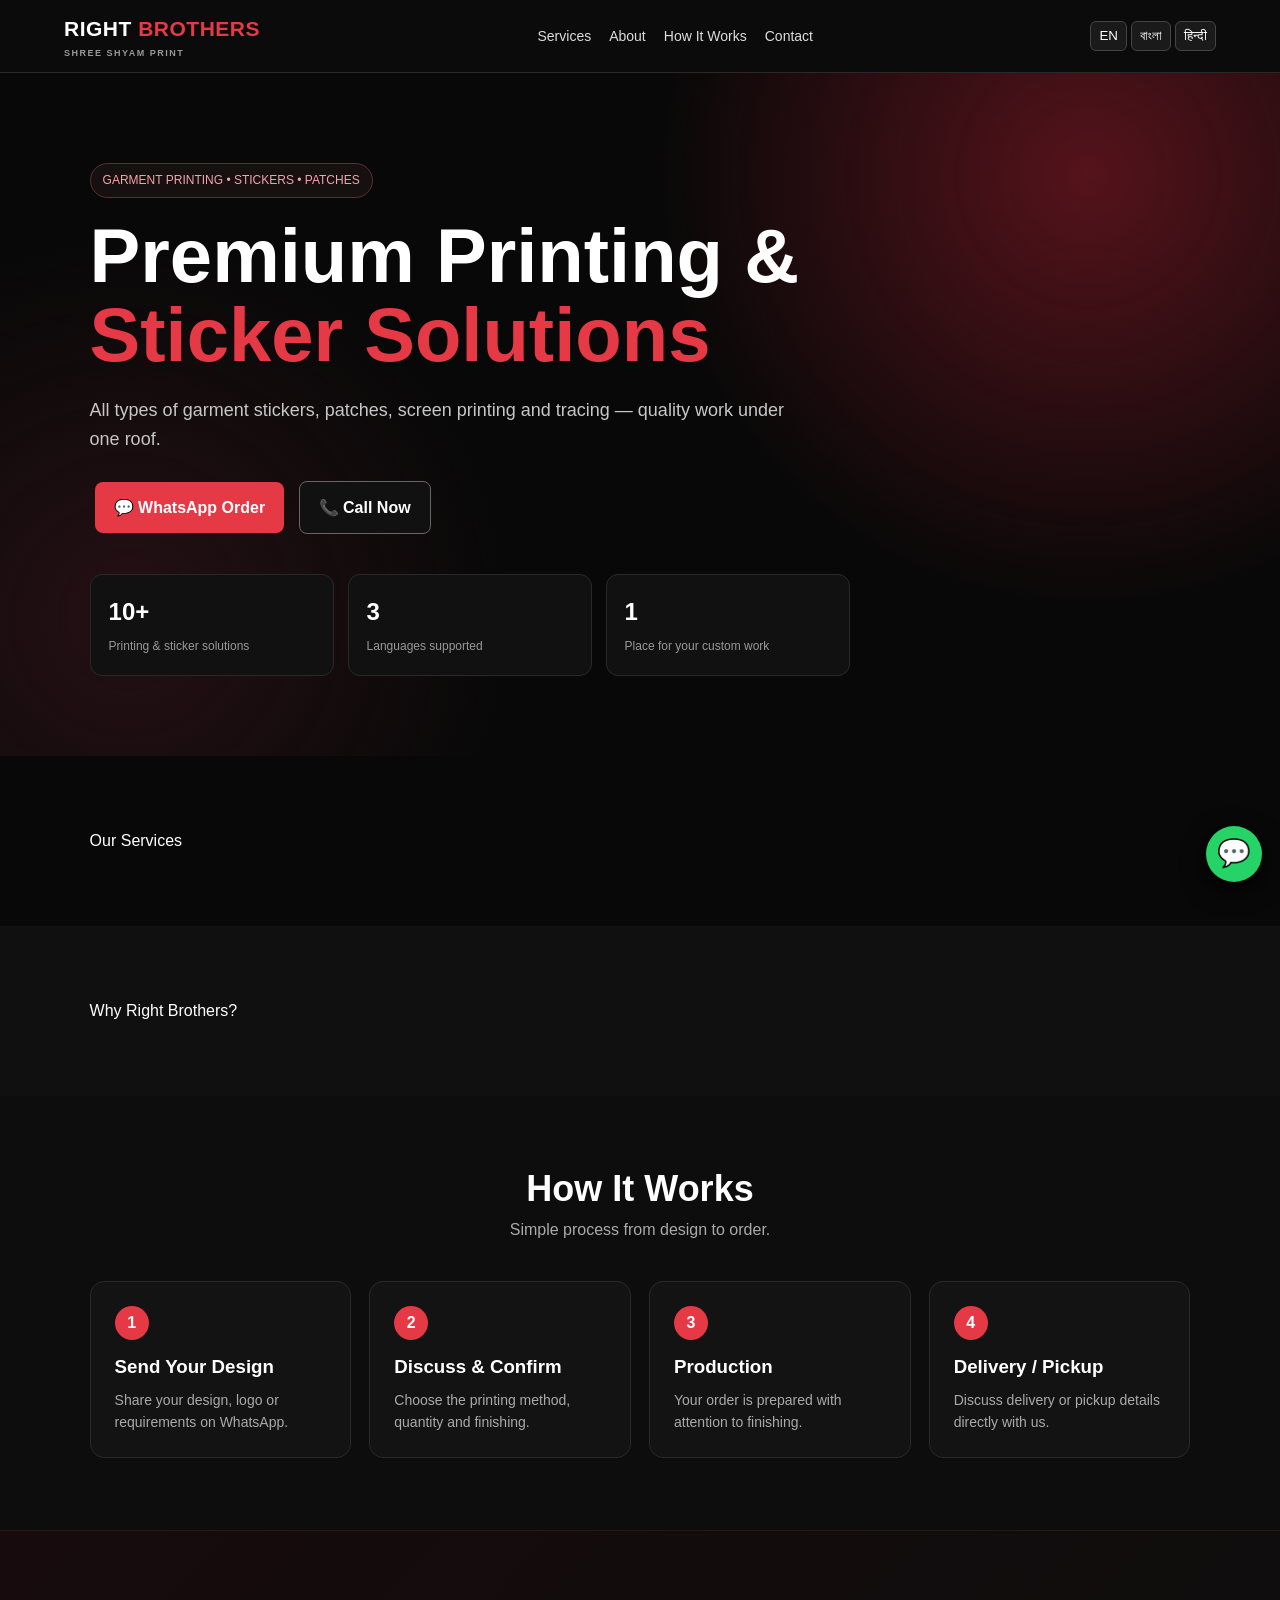
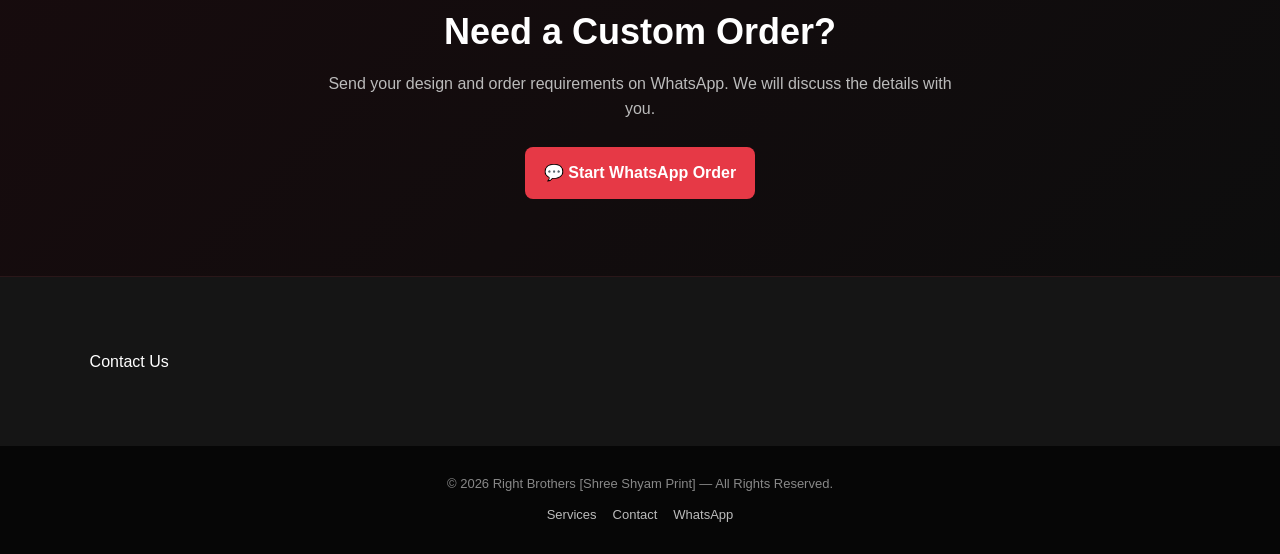
<file: Abcd.html>
<!DOCTYPE html>
<html lang="en">
<head>
<meta charset="UTF-8">
<meta name="viewport" content="width=device-width, initial-scale=1.0">
<meta name="description" content="Right Brothers [Shree Shyam Print] - Garment printing, DTF, HD, UV, Puff, Vinyl, custom patches, screen printing and tracing in Kolkata.">
<meta name="theme-color" content="#0b0b0b">
<title>Right Brothers | Shree Shyam Print</title>
<style>
*{box-sizing:border-box;margin:0;padding:0}
html{scroll-behavior:smooth}
body{font-family:Arial,Helvetica,sans-serif;background:#080808;color:#fff;line-height:1.6}
a{text-decoration:none;color:inherit}
header{position:sticky;top:0;z-index:100;background:rgba(12,12,12,.94);backdrop-filter:blur(12px);border-bottom:1px solid #292929;padding:12px 5%}
.nav{display:flex;align-items:center;justify-content:space-between;gap:14px}
.logo{font-size:21px;font-weight:900;letter-spacing:.5px}.logo span{color:#e63946}.logo small{display:block;font-size:9px;color:#999;letter-spacing:1.5px}
nav{display:flex;gap:18px;font-size:14px;color:#ddd}
nav a:hover{color:#e63946}
.lang{display:flex;gap:4px}.lang button{background:#1a1a1a;color:#fff;border:1px solid #444;border-radius:6px;padding:6px 8px;cursor:pointer}
.lang button:hover{border-color:#e63946}
.hero{padding:90px 7% 80px;background:radial-gradient(circle at 85% 15%,#55131b,transparent 35%),radial-gradient(circle at 10% 80%,#251014,transparent 30%),#080808}
.badge{display:inline-block;border:1px solid #5a3035;background:#171010;color:#f2a5aa;border-radius:999px;padding:7px 12px;font-size:12px;margin-bottom:18px}
.hero h1{font-size:clamp(40px,7vw,76px);line-height:1.04;max-width:900px}
.hero h1 span{color:#e63946}
.hero p{max-width:720px;color:#c7c7c7;margin:22px 0;font-size:18px}
.btn{display:inline-block;padding:13px 19px;border-radius:8px;font-weight:800;margin:5px;transition:.2s}
.btn:hover{transform:translateY(-2px)}
.red{background:#e63946;color:#fff}.outline{border:1px solid #666;background:#111}
.stats{display:grid;grid-template-columns:repeat(3,1fr);gap:14px;max-width:760px;margin-top:35px}
.stat{background:#111;border:1px solid #292929;border-radius:12px;padding:18px}.stat b{display:block;font-size:24px}.stat span{color:#999;font-size:12px}
section{padding:72px 7%}
.title{text-align:center;margin-bottom:38px}.title h2{font-size:36px;line-height:1.15}.title p{color:#aaa;margin-top:8px}
.grid{display:grid;grid-template-columns:repeat(auto-fit,minmax(210px,1fr));gap:18px}
.card{background:#131313;border:1px solid #292929;border-radius:14px;padding:24px;transition:.2s}
.card:hover{transform:translateY(-4px);border-color:#e63946}
.icon{font-size:32px;margin-bottom:10px}.card h3{margin-bottom:7px}.card p{color:#aaa;font-size:14px}
.about{background:#101010}
.features .card{min-height:145px}
.process{background:#0d0d0d}
.step{position:relative}.step b{display:inline-flex;width:34px;height:34px;align-items:center;justify-content:center;border-radius:50%;background:#e63946;margin-bottom:12px}
.order{background:linear-gradient(135deg,#170b0d,#0d0d0d);border-top:1px solid #2a1719;border-bottom:1px solid #2a1719}
.orderbox{max-width:900px;margin:auto;text-align:center}
.orderbox h2{font-size:36px}.orderbox p{color:#bbb;margin:10px auto 20px;max-width:650px}
.contact{background:#151515}
.contactbox{display:grid;grid-template-columns:1fr 1fr;gap:25px}
.info{background:#0d0d0d;border-radius:14px;padding:25px;border:1px solid #292929}
.info p{margin:12px 0;color:#ccc}
.phone a{display:block;padding:9px 0;color:#ddd}.phone a:hover{color:#e63946}
.map{width:100%;height:250px;border:0;border-radius:12px;margin-top:15px}
.floatwa{position:fixed;right:18px;bottom:18px;z-index:200;background:#25D366;color:#fff;width:56px;height:56px;border-radius:50%;display:flex;align-items:center;justify-content:center;font-size:27px;box-shadow:0 8px 25px #000}
footer{text-align:center;padding:28px;background:#060606;color:#888;font-size:13px}
.footerlinks{margin-top:10px}.footerlinks a{margin:0 8px;color:#bbb}
@media(max-width:760px){
 nav{display:none}.hero{padding-top:65px}.stats{grid-template-columns:1fr}
 .contactbox{grid-template-columns:1fr}.title h2,.orderbox h2{font-size:30px}
 section{padding:58px 6%}.logo{font-size:18px}.lang button{padding:5px 6px}
}
</style>
</head>
<body>

<header>
<div class="nav">
<div class="logo">RIGHT <span>BROTHERS</span><small>SHREE SHYAM PRINT</small></div>
<nav><a href="#services" data-i="navServices">Services</a><a href="#about" data-i="navAbout">About</a><a href="#process" data-i="navProcess">How It Works</a><a href="#contact" data-i="navContact">Contact</a></nav>
<div class="lang"><button onclick="setLang('en')">EN</button><button onclick="setLang('bn')">বাংলা</button><button onclick="setLang('hi')">हिन्दी</button></div>
</div>
</header>

<main>
<section class="hero">
<div class="badge" id="eyebrow">GARMENT PRINTING • STICKERS • PATCHES</div>
<h1 id="heroTitle">Premium Printing & <span>Sticker Solutions</span></h1>
<p id="heroText">All types of garment stickers, patches, screen printing and tracing — quality work under one roof.</p>
<a class="btn red" id="waBtn" href="https://wa.me/919330993359">💬 WhatsApp Order</a>
<a class="btn outline" id="callBtn" href="tel:+918013314518">📞 Call Now</a>
<div class="stats">
<div class="stat"><b>10+</b><span id="stat1">Printing & sticker solutions</span></div>
<div class="stat"><b>3</b><span id="stat2">Languages supported</span></div>
<div class="stat"><b>1</b><span id="stat3">Place for your custom work</span></div>
</div>
</section>

<section id="services">
<div class="title"><h2 id="serviceTitle">Our Services</h2><p id="serviceSub">Professional solutions for garments, fashion & custom printing.</p></div>
<div class="grid">
<div class="card"><div class="icon">🔥</div><h3>DTF Sticker</h3><p id="s1">High-quality DTF transfers for garments.</p></div>
<div class="card"><div class="icon">✨</div><h3>HD Sticker</h3><p id="s2">Sharp, detailed and premium garment transfers.</p></div>
<div class="card"><div class="icon">🧵</div><h3>Custom Patch</h3><p id="s3">Custom patches made as per your design.</p></div>
<div class="card"><div class="icon">💧</div><h3>UV Sticker</h3><p id="s4">Durable UV sticker solutions for custom needs.</p></div>
<div class="card"><div class="icon">🎨</div><h3>Puff Sticker</h3><p id="s5">Raised 3D-style puff effects for garments.</p></div>
<div class="card"><div class="icon">⚡</div><h3>2-in-1 Sticker</h3><p id="s6">Creative 2-in-1 transfer solutions.</p></div>
<div class="card"><div class="icon">👕</div><h3>Vinyl</h3><p id="s7">Custom vinyl work for garments and designs.</p></div>
<div class="card"><div class="icon">🖨️</div><h3>Screen Printing</h3><p id="s8">Professional screen printing for garment orders.</p></div>
<div class="card"><div class="icon">📐</div><h3>Tracing</h3><p id="s9">Tracing services for printing and production work.</p></div>
<div class="card"><div class="icon">🧺</div><h3>Towel</h3><p id="s10">Custom towel-related printing and work.</p></div>
</div>
</section>

<section class="about" id="about">
<div class="title"><h2 id="aboutTitle">Why Right Brothers?</h2><p id="aboutText">One place for garment printing and sticker requirements.</p></div>
<div class="grid features">
<div class="card"><h3 id="f1t">Quality First</h3><p id="f1">We focus on clean finishing and professional output.</p></div>
<div class="card"><h3 id="f2t">Custom Orders</h3><p id="f2">Bring your idea or design — custom work is available.</p></div>
<div class="card"><h3 id="f3t">Multiple Solutions</h3><p id="f3">DTF, HD, UV, Puff, Vinyl, patches, screen printing and tracing.</p></div>
<div class="card"><h3 id="f4t">Easy Ordering</h3><p id="f4">Send your design on WhatsApp and discuss your order directly.</p></div>
</div>
</section>

<section class="process" id="process">
<div class="title"><h2 id="processTitle">How It Works</h2><p id="processSub">Simple process from design to order.</p></div>
<div class="grid">
<div class="card step"><b>1</b><h3 id="p1t">Send Your Design</h3><p id="p1">Share your design, logo or requirements on WhatsApp.</p></div>
<div class="card step"><b>2</b><h3 id="p2t">Discuss & Confirm</h3><p id="p2">Choose the printing method, quantity and finishing.</p></div>
<div class="card step"><b>3</b><h3 id="p3t">Production</h3><p id="p3">Your order is prepared with attention to finishing.</p></div>
<div class="card step"><b>4</b><h3 id="p4t">Delivery / Pickup</h3><p id="p4">Discuss delivery or pickup details directly with us.</p></div>
</div>
</section>

<section class="order">
<div class="orderbox">
<h2 id="orderTitle">Need a Custom Order?</h2>
<p id="orderText">Send your design and order requirements on WhatsApp. We will discuss the details with you.</p>
<a class="btn red" href="https://wa.me/919330993359?text=Hello%20Right%20Brothers%2C%20I%20want%20to%20place%20an%20order.">💬 <span id="orderBtn">Start WhatsApp Order</span></a>
</div>
</section>

<section class="contact" id="contact">
<div class="title"><h2 id="contactTitle">Contact Us</h2><p id="contactSub">Right Brothers [Shree Shyam Print]</p></div>
<div class="contactbox">
<div class="info">
<h3 id="mobileTitle">📞 Mobile & WhatsApp</h3>
<div class="phone">
<a href="tel:+918013314518">+91 80133 14518</a>
<a href="tel:+918420910140">+91 84209 10140</a>
<a href="tel:+917439047222">+91 74390 47222</a>
<a href="tel:+919330993359">+91 93309 93359</a>
</div>
<a class="btn red" href="https://wa.me/919330993359">WhatsApp: +91 93309 93359</a>
</div>
<div class="info">
<h3 id="addressTitle">📍 Address</h3>
<p>Rupraj Plaza, Laundry More,<br>79, Panchanantala Rd, Sukchar,<br>Kolkata, West Bengal 700115</p>
<a class="btn outline" href="https://www.google.com/maps/search/?api=1&query=Rupraj+Plaza+Laundry+More+79+Panchanantala+Road+Sukchar+Kolkata+700115" target="_blank">📍 <span id="mapBtn">Open in Google Maps</span></a>
<a class="btn outline" href="https://www.facebook.com/share/18ChChYTzi/" target="_blank">Facebook</a>
</div>
</div>
</section>
</main>

<a class="floatwa" href="https://wa.me/919330993359" aria-label="WhatsApp">💬</a>

<footer>
© 2026 Right Brothers [Shree Shyam Print] — All Rights Reserved.
<div class="footerlinks"><a href="#services" id="fl1">Services</a><a href="#contact" id="fl2">Contact</a><a href="https://wa.me/919330993359" id="fl3">WhatsApp</a></div>
</footer>

<script>
const data={
en:{
eyebrow:"GARMENT PRINTING • STICKERS • PATCHES",hero:"Premium Printing & <span>Sticker Solutions</span>",text:"All types of garment stickers, patches, screen printing and tracing — quality work under one roof.",
navServices:"Services",navAbout:"About",navProcess:"How It Works",navContact:"Contact",
stat1:"Printing & sticker solutions",stat2:"Languages supported",stat3:"Place for your custom work",
services:"Our Services",sub:"Professional solutions for garments, fashion & custom printing.",
s1:"High-quality DTF transfers for garments.",s2:"Sharp, detailed and premium garment transfers.",s3:"Custom patches made as per your design.",s4:"Durable UV sticker solutions for custom needs.",s5:"Raised 3D-style puff effects for garments.",s6:"Creative 2-in-1 transfer solutions.",s7:"Custom vinyl work for garments and designs.",s8:"Professional screen printing for garment orders.",s9:"Tracing services for printing and production work.",s10:"Custom towel-related printing and work.",
about:"Why Right Brothers?",aboutText:"One place for garment printing and sticker requirements.",
f1t:"Quality First",f1:"We focus on clean finishing and professional output.",f2t:"Custom Orders",f2:"Bring your idea or design — custom work is available.",f3t:"Multiple Solutions",f3:"DTF, HD, UV, Puff, Vinyl, patches, screen printing and tracing.",f4t:"Easy Ordering",f4:"Send your design on WhatsApp and discuss your order directly.",
processTitle:"How It Works",processSub:"Simple process from design to order.",p1t:"Send Your Design",p1:"Share your design, logo or requirements on WhatsApp.",p2t:"Discuss & Confirm",p2:"Choose the printing method, quantity and finishing.",p3t:"Production",p3:"Your order is prepared with attention to finishing.",p4t:"Delivery / Pickup",p4:"Discuss delivery or pickup details directly with us.",
orderTitle:"Need a Custom Order?",orderText:"Send your design and order requirements on WhatsApp. We will discuss the details with you.",orderBtn:"Start WhatsApp Order",
contact:"Contact Us",contactSub:"Right Brothers [Shree Shyam Print]",mobileTitle:"📞 Mobile & WhatsApp",addressTitle:"📍 Address",mapBtn:"Open in Google Maps",fl1:"Services",fl2:"Contact",fl3:"WhatsApp"
},
bn:{
eyebrow:"গার্মেন্টস প্রিন্টিং • স্টিকার • প্যাচ",hero:"প্রিমিয়াম প্রিন্টিং ও <span>স্টিকার সলিউশন</span>",text:"সব ধরনের গার্মেন্টস স্টিকার, প্যাচ, স্ক্রিন প্রিন্টিং ও ট্রেসিং—সবকিছু এক ছাদের নিচে।",
navServices:"পরিষেবা",navAbout:"আমাদের সম্পর্কে",navProcess:"কীভাবে কাজ হয়",navContact:"যোগাযোগ",
stat1:"প্রিন্টিং ও স্টিকার সলিউশন",stat2:"ভাষায় পরিষেবা",stat3:"কাস্টম কাজের জন্য এক ঠিকানা",
services:"আমাদের পরিষেবা",sub:"গার্মেন্টস, ফ্যাশন ও কাস্টম প্রিন্টিংয়ের জন্য প্রফেশনাল সমাধান।",
s1:"গার্মেন্টসের জন্য উচ্চমানের DTF ট্রান্সফার।",s2:"শার্প ও প্রিমিয়াম HD গার্মেন্টস ট্রান্সফার।",s3:"আপনার ডিজাইন অনুযায়ী কাস্টম প্যাচ।",s4:"কাস্টম কাজের জন্য টেকসই UV স্টিকার।",s5:"গার্মেন্টসে 3D-এর মতো উঁচু Puff effect।",s6:"ক্রিয়েটিভ 2-in-1 ট্রান্সফার সলিউশন।",s7:"গার্মেন্টস ও ডিজাইনের জন্য কাস্টম Vinyl কাজ।",s8:"গার্মেন্টস অর্ডারের জন্য প্রফেশনাল Screen Printing।",s9:"প্রিন্টিং ও প্রোডাকশনের জন্য Tracing পরিষেবা।",s10:"কাস্টম তোয়ালে সম্পর্কিত প্রিন্টিং ও কাজ।",
about:"কেন Right Brothers?",aboutText:"গার্মেন্টস প্রিন্টিং ও স্টিকারের জন্য এক নির্ভরযোগ্য ঠিকানা।",
f1t:"কোয়ালিটিকে গুরুত্ব",f1:"পরিষ্কার ফিনিশিং ও প্রফেশনাল আউটপুটে আমরা গুরুত্ব দিই।",f2t:"কাস্টম অর্ডার",f2:"আপনার আইডিয়া বা ডিজাইন দিন—কাস্টম কাজের সুবিধা আছে।",f3t:"একাধিক সমাধান",f3:"DTF, HD, UV, Puff, Vinyl, Patch, Screen Printing ও Tracing।",f4t:"সহজে অর্ডার",f4:"WhatsApp-এ ডিজাইন পাঠিয়ে সরাসরি অর্ডারের কথা বলুন।",
processTitle:"কীভাবে কাজ হয়",processSub:"ডিজাইন থেকে অর্ডার পর্যন্ত সহজ প্রক্রিয়া।",p1t:"ডিজাইন পাঠান",p1:"WhatsApp-এ আপনার ডিজাইন, লোগো বা কাজের প্রয়োজনীয়তা পাঠান।",p2t:"আলোচনা ও নিশ্চিত",p2:"প্রিন্টিং পদ্ধতি, পরিমাণ ও ফিনিশিং ঠিক করুন।",p3t:"প্রোডাকশন",p3:"ফিনিশিংয়ের দিকে নজর রেখে আপনার অর্ডার প্রস্তুত করা হবে।",p4t:"ডেলিভারি / পিকআপ",p4:"ডেলিভারি বা পিকআপের বিষয়টি সরাসরি আমাদের সঙ্গে আলোচনা করুন।",
orderTitle:"কাস্টম অর্ডার লাগবে?",orderText:"WhatsApp-এ আপনার ডিজাইন ও অর্ডারের প্রয়োজনীয়তা পাঠান। আমরা আপনার সঙ্গে বিস্তারিত আলোচনা করব।",orderBtn:"WhatsApp-এ অর্ডার শুরু করুন",
contact:"যোগাযোগ করুন",contactSub:"Right Brothers [Shree Shyam Print]",mobileTitle:"📞 মোবাইল ও WhatsApp",addressTitle:"📍 ঠিকানা",mapBtn:"Google Maps-এ দেখুন",fl1:"পরিষেবা",fl2:"যোগাযোগ",fl3:"WhatsApp"
},
hi:{
eyebrow:"गारमेंट प्रिंटिंग • स्टिकर • पैच",hero:"प्रीमियम प्रिंटिंग और <span>स्टिकर सॉल्यूशन्स</span>",text:"सभी प्रकार के गारमेंट स्टिकर, पैच, स्क्रीन प्रिंटिंग और ट्रेसिंग—एक ही जगह।",
navServices:"सेवाएं",navAbout:"हमारे बारे में",navProcess:"कैसे काम करता है",navContact:"संपर्क",
stat1:"प्रिंटिंग और स्टिकर समाधान",stat2:"भाषाओं में सेवा",stat3:"कस्टम काम के लिए एक जगह",
services:"हमारी सेवाएं",sub:"गारमेंट, फैशन और कस्टम प्रिंटिंग के लिए प्रोफेशनल समाधान।",
s1:"गारमेंट के लिए हाई-क्वालिटी DTF ट्रांसफर।",s2:"शार्प और प्रीमियम HD गारमेंट ट्रांसफर।",s3:"आपके डिजाइन के अनुसार कस्टम पैच।",s4:"कस्टम जरूरतों के लिए टिकाऊ UV स्टिकर।",s5:"गारमेंट के लिए 3D जैसा Puff effect।",s6:"क्रिएटिव 2-in-1 ट्रांसफर समाधान।",s7:"गारमेंट और डिजाइन के लिए कस्टम Vinyl काम।",s8:"गारमेंट ऑर्डर के लिए प्रोफेशनल Screen Printing।",s9:"प्रिंटिंग और प्रोडक्शन के लिए Tracing सेवा।",s10:"कस्टम तौलिया से जुड़ा प्रिंटिंग और काम।",
about:"Right Brothers क्यों?",aboutText:"गारमेंट प्रिंटिंग और स्टिकर की जरूरतों के लिए एक भरोसेमंद जगह।",
f1t:"क्वालिटी सबसे पहले",f1:"साफ फिनिशिंग और प्रोफेशनल आउटपुट पर हमारा ध्यान रहता है।",f2t:"कस्टम ऑर्डर",f2:"अपना आइडिया या डिजाइन दें—कस्टम काम उपलब्ध है।",f3t:"कई समाधान",f3:"DTF, HD, UV, Puff, Vinyl, Patch, Screen Printing और Tracing।",f4t:"आसान ऑर्डर",f4:"WhatsApp पर डिजाइन भेजकर सीधे ऑर्डर की बात करें।",
processTitle:"कैसे काम करता है",processSub:"डिजाइन से ऑर्डर तक आसान प्रक्रिया।",p1t:"डिजाइन भेजें",p1:"WhatsApp पर अपना डिजाइन, लोगो या जरूरत भेजें।",p2t:"बात करें और कन्फर्म करें",p2:"प्रिंटिंग तरीका, मात्रा और फिनिशिंग तय करें।",p3t:"प्रोडक्शन",p3:"फिनिशिंग पर ध्यान देकर आपका ऑर्डर तैयार किया जाएगा।",p4t:"डिलीवरी / पिकअप",p4:"डिलीवरी या पिकअप की जानकारी सीधे हमसे तय करें।",
orderTitle:"कस्टम ऑर्डर चाहिए?",orderText:"WhatsApp पर अपना डिजाइन और ऑर्डर की जरूरत भेजें। हम आपसे पूरी जानकारी पर बात करेंगे।",orderBtn:"WhatsApp ऑर्डर शुरू करें",
contact:"संपर्क करें",contactSub:"Right Brothers [Shree Shyam Print]",mobileTitle:"📞 मोबाइल और WhatsApp",addressTitle:"📍 पता",mapBtn:"Google Maps में देखें",fl1:"सेवाएं",fl2:"संपर्क",fl3:"WhatsApp"
}
};
function setLang(l){
 const d=data[l];
 Object.keys(d).forEach(k=>{
   const el=document.getElementById(k);
   if(el) el.innerHTML=d[k];
 });
 document.documentElement.lang=l==='bn'?'bn':l==='hi'?'hi':'en';
 localStorage.setItem('rb_lang',l);
}
setLang(localStorage.getItem('rb_lang')||'en');
</script>
</body>
</html>
</file>
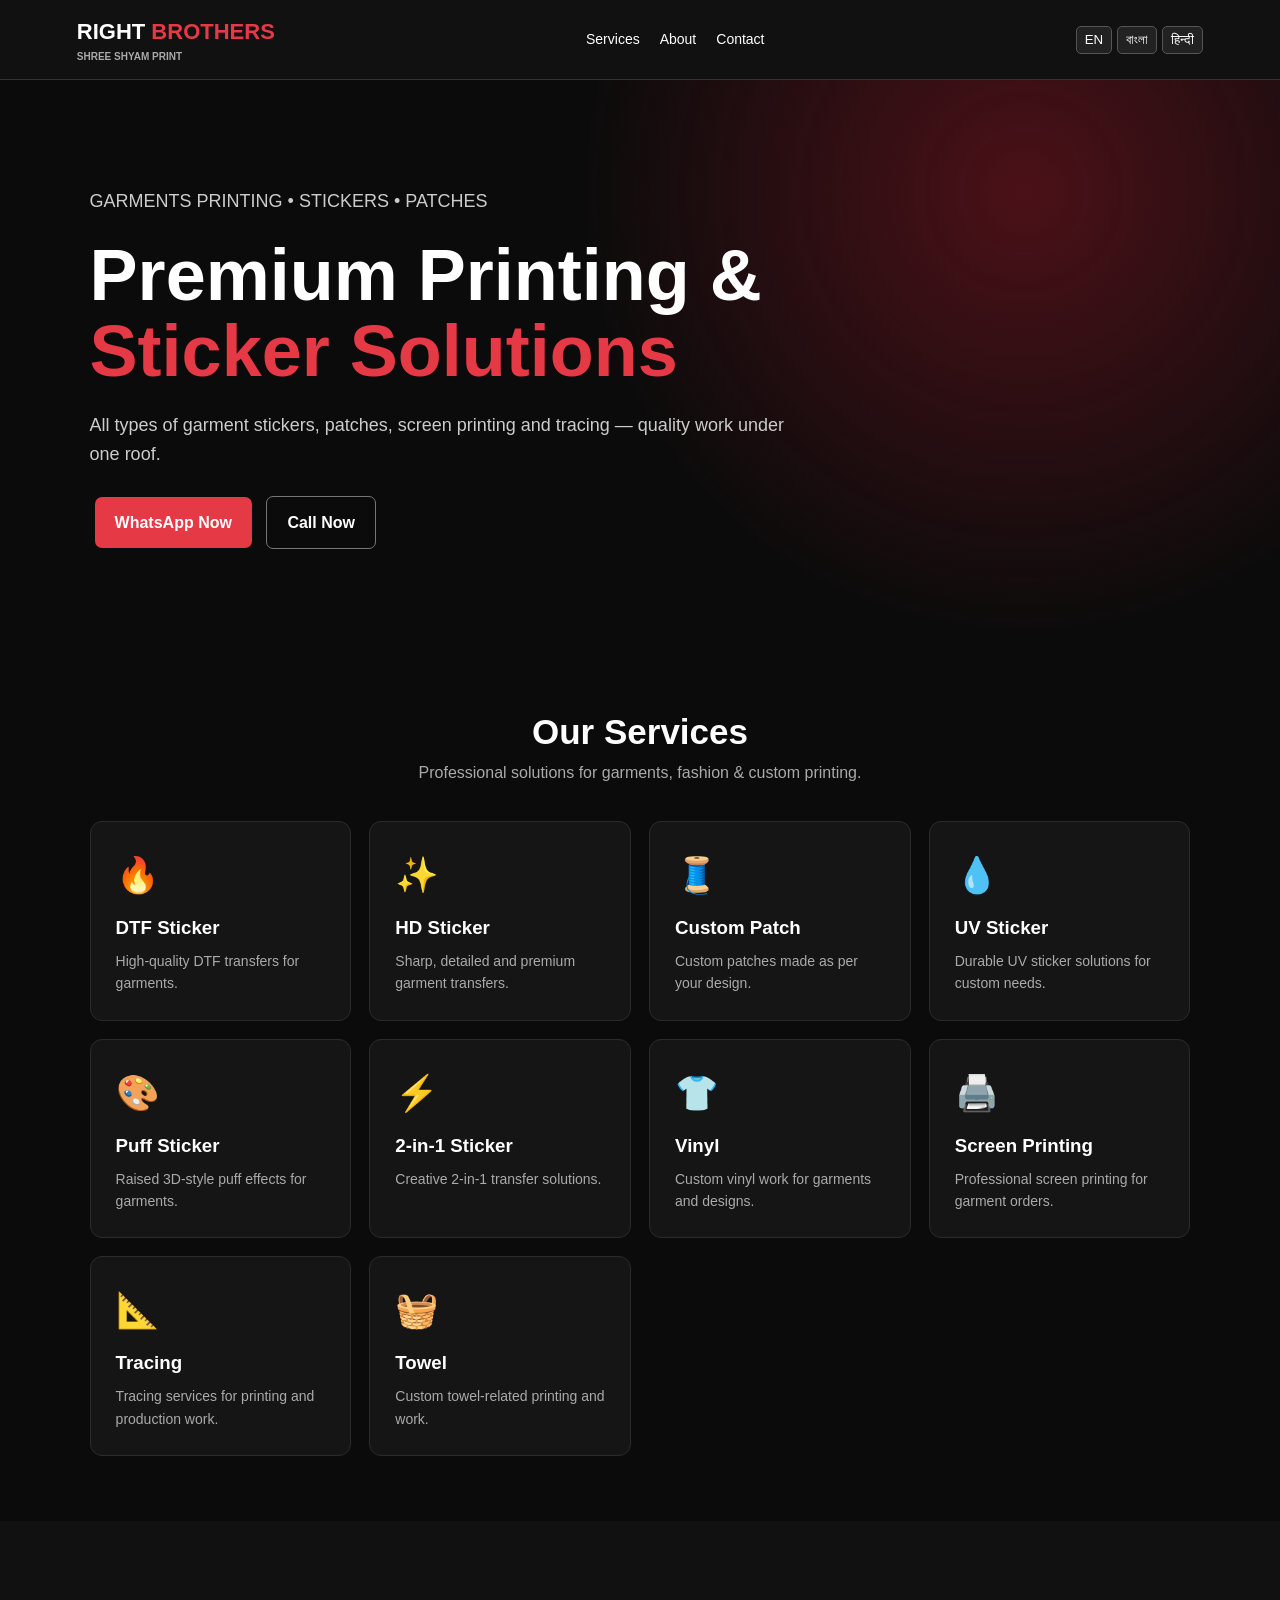
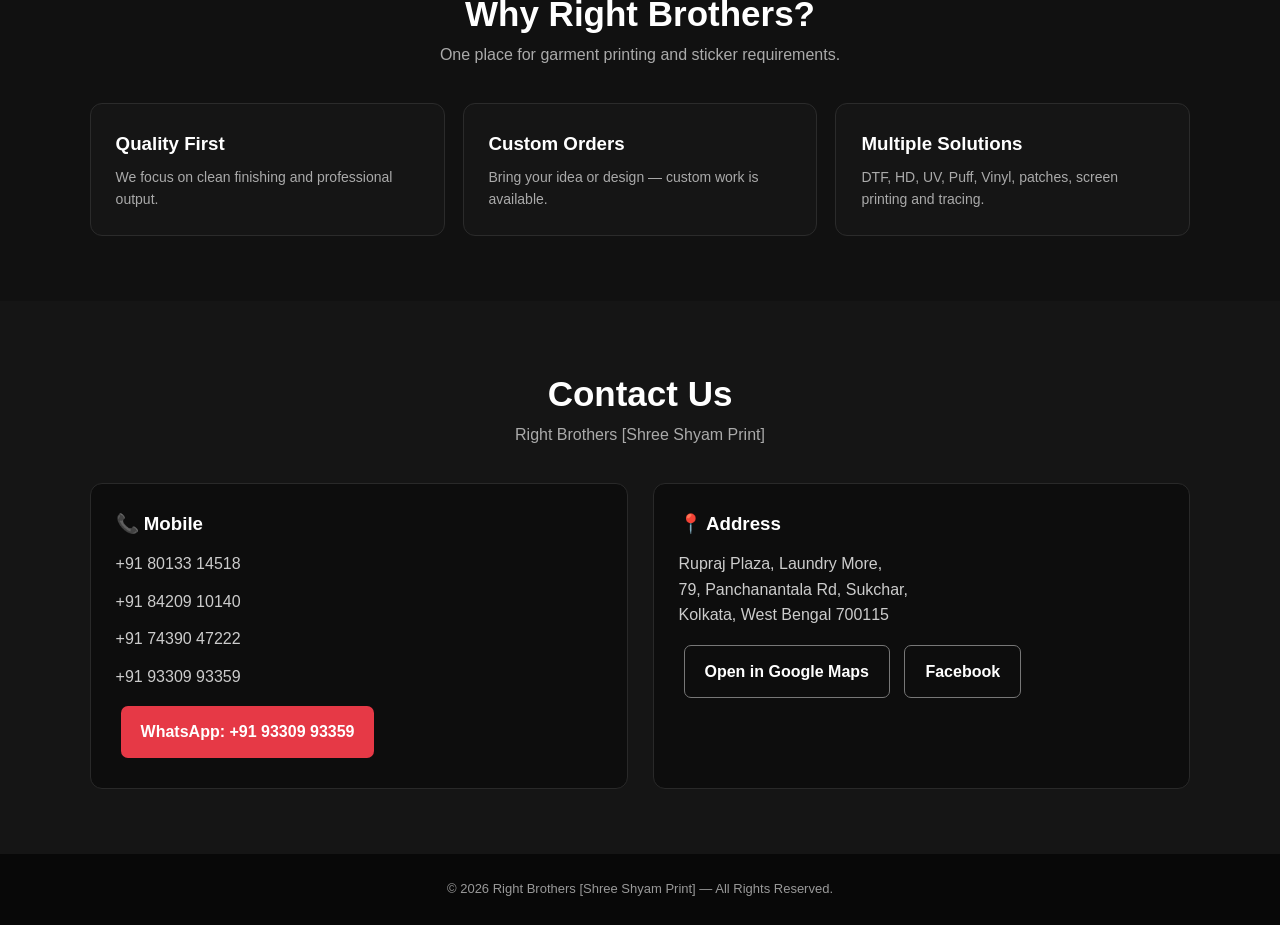
<file: Right brothers.html>
<!DOCTYPE html>
<html lang="en">
<head>
<meta charset="UTF-8">
<meta name="viewport" content="width=device-width, initial-scale=1.0">
<title>Right Brothers | Shree Shyam Print</title>
<style>
*{box-sizing:border-box;margin:0;padding:0}
body{font-family:Arial,sans-serif;background:#0b0b0b;color:#fff;line-height:1.6}
a{text-decoration:none;color:inherit}
header{position:sticky;top:0;z-index:10;background:#111;border-bottom:1px solid #333;padding:14px 6%}
.nav{display:flex;justify-content:space-between;align-items:center;gap:15px}
.logo{font-size:22px;font-weight:800}.logo span{color:#e63946}
nav{display:flex;gap:20px;font-size:14px}
.lang{display:flex;gap:5px}.lang button{background:#222;color:#fff;border:1px solid #555;border-radius:5px;padding:5px 8px;cursor:pointer}
.hero{padding:85px 7%;background:radial-gradient(circle at 80% 20%,#4b1118,transparent 40%),#0b0b0b}
.hero h1{font-size:clamp(38px,7vw,72px);line-height:1.05;max-width:850px}
.hero h1 span{color:#e63946}
.hero p{max-width:700px;color:#ccc;margin:22px 0;font-size:18px}
.btn{display:inline-block;padding:13px 20px;border-radius:7px;font-weight:bold;margin:5px}
.red{background:#e63946}.outline{border:1px solid #777}
section{padding:65px 7%}.title{text-align:center;margin-bottom:35px}.title h2{font-size:35px}.title p{color:#aaa}
.grid{display:grid;grid-template-columns:repeat(auto-fit,minmax(210px,1fr));gap:18px}
.card{background:#151515;border:1px solid #2b2b2b;border-radius:12px;padding:25px;transition:.2s}
.card:hover{transform:translateY(-4px);border-color:#e63946}
.icon{font-size:35px;margin-bottom:10px}.card h3{margin-bottom:7px}.card p{color:#aaa;font-size:14px}
.about{background:#111}.contact{background:#151515}
.contactbox{display:grid;grid-template-columns:1fr 1fr;gap:25px}
.info{background:#0d0d0d;border-radius:12px;padding:25px;border:1px solid #292929}
.info p{margin:12px 0;color:#ccc}
footer{text-align:center;padding:25px;background:#080808;color:#999;font-size:13px}
@media(max-width:700px){nav{display:none}.contactbox{grid-template-columns:1fr}.hero{padding-top:60px}}
</style>
</head>
<body>
<header>
<div class="nav">
<div class="logo">RIGHT <span>BROTHERS</span><small style="display:block;font-size:10px;color:#aaa">SHREE SHYAM PRINT</small></div>
<nav><a href="#services">Services</a><a href="#about">About</a><a href="#contact">Contact</a></nav>
<div class="lang"><button onclick="setLang('en')">EN</button><button onclick="setLang('bn')">বাংলা</button><button onclick="setLang('hi')">हिन्दी</button></div>
</div>
</header>

<main>
<section class="hero">
<p id="eyebrow">GARMENTS PRINTING • STICKERS • PATCHES</p>
<h1 id="heroTitle">Premium Printing & <span>Sticker Solutions</span></h1>
<p id="heroText">All types of garment stickers, patches, screen printing and tracing — quality work under one roof.</p>
<a class="btn red" href="https://wa.me/919330993359">WhatsApp Now</a>
<a class="btn outline" href="tel:+918013314518">Call Now</a>
</section>

<section id="services">
<div class="title"><h2 id="serviceTitle">Our Services</h2><p id="serviceSub">Professional solutions for garments, fashion & custom printing.</p></div>
<div class="grid">
<div class="card"><div class="icon">🔥</div><h3>DTF Sticker</h3><p>High-quality DTF transfers for garments.</p></div>
<div class="card"><div class="icon">✨</div><h3>HD Sticker</h3><p>Sharp, detailed and premium garment transfers.</p></div>
<div class="card"><div class="icon">🧵</div><h3>Custom Patch</h3><p>Custom patches made as per your design.</p></div>
<div class="card"><div class="icon">💧</div><h3>UV Sticker</h3><p>Durable UV sticker solutions for custom needs.</p></div>
<div class="card"><div class="icon">🎨</div><h3>Puff Sticker</h3><p>Raised 3D-style puff effects for garments.</p></div>
<div class="card"><div class="icon">⚡</div><h3>2-in-1 Sticker</h3><p>Creative 2-in-1 transfer solutions.</p></div>
<div class="card"><div class="icon">👕</div><h3>Vinyl</h3><p>Custom vinyl work for garments and designs.</p></div>
<div class="card"><div class="icon">🖨️</div><h3>Screen Printing</h3><p>Professional screen printing for garment orders.</p></div>
<div class="card"><div class="icon">📐</div><h3>Tracing</h3><p>Tracing services for printing and production work.</p></div>
<div class="card"><div class="icon">🧺</div><h3>Towel</h3><p>Custom towel-related printing and work.</p></div>
</div>
</section>

<section class="about" id="about">
<div class="title"><h2 id="aboutTitle">Why Right Brothers?</h2><p id="aboutText">One place for garment printing and sticker requirements.</p></div>
<div class="grid">
<div class="card"><h3>Quality First</h3><p>We focus on clean finishing and professional output.</p></div>
<div class="card"><h3>Custom Orders</h3><p>Bring your idea or design — custom work is available.</p></div>
<div class="card"><h3>Multiple Solutions</h3><p>DTF, HD, UV, Puff, Vinyl, patches, screen printing and tracing.</p></div>
</div>
</section>

<section class="contact" id="contact">
<div class="title"><h2 id="contactTitle">Contact Us</h2><p>Right Brothers [Shree Shyam Print]</p></div>
<div class="contactbox">
<div class="info">
<h3>📞 Mobile</h3>
<p>+91 80133 14518</p><p>+91 84209 10140</p><p>+91 74390 47222</p><p>+91 93309 93359</p>
<a class="btn red" href="https://wa.me/919330993359">WhatsApp: +91 93309 93359</a>
</div>
<div class="info">
<h3>📍 Address</h3>
<p>Rupraj Plaza, Laundry More,<br>79, Panchanantala Rd, Sukchar,<br>Kolkata, West Bengal 700115</p>
<a class="btn outline" href="https://www.google.com/maps/search/?api=1&query=Rupraj+Plaza+Laundry+More+79+Panchanantala+Road+Sukchar+Kolkata+700115">Open in Google Maps</a>
<a class="btn outline" href="https://www.facebook.com/share/18ChChYTzi/">Facebook</a>
</div>
</div>
</section>
</main>

<footer>© 2026 Right Brothers [Shree Shyam Print] — All Rights Reserved.</footer>

<script>
const data={
en:{eyebrow:"GARMENTS PRINTING • STICKERS • PATCHES",hero:"Premium Printing & <span>Sticker Solutions</span>",text:"All types of garment stickers, patches, screen printing and tracing — quality work under one roof.",services:"Our Services",sub:"Professional solutions for garments, fashion & custom printing.",about:"Why Right Brothers?",aboutText:"One place for garment printing and sticker requirements.",contact:"Contact Us"},
bn:{eyebrow:"গার্মেন্টস প্রিন্টিং • স্টিকার • প্যাচ",hero:"প্রিমিয়াম প্রিন্টিং ও <span>স্টিকার সলিউশন</span>",text:"সব ধরনের গার্মেন্টস স্টিকার, প্যাচ, স্ক্রিন প্রিন্টিং ও ট্রেসিং—সবকিছু এক ছাদের নিচে।",services:"আমাদের পরিষেবা",sub:"গার্মেন্টস, ফ্যাশন ও কাস্টম প্রিন্টিংয়ের জন্য প্রফেশনাল সমাধান।",about:"কেন Right Brothers?",aboutText:"গার্মেন্টস প্রিন্টিং ও স্টিকারের জন্য এক নির্ভরযোগ্য ঠিকানা।",contact:"যোগাযোগ করুন"},
hi:{eyebrow:"गारमेंट प्रिंटिंग • स्टिकर • पैच",hero:"प्रीमियम प्रिंटिंग और <span>स्टिकर सॉल्यूशन्स</span>",text:"सभी प्रकार के गारमेंट स्टिकर, पैच, स्क्रीन प्रिंटिंग और ट्रेसिंग—एक ही जगह।",services:"हमारी सेवाएं",sub:"गारमेंट, फैशन और कस्टम प्रिंटिंग के लिए प्रोफेशनल समाधान।",about:"Right Brothers क्यों?",aboutText:"गारमेंट प्रिंटिंग और स्टिकर की जरूरतों के लिए एक भरोसेमंद जगह।",contact:"संपर्क करें"}
};
function setLang(l){let d=data[l];document.getElementById('eyebrow').innerText=d.eyebrow;document.getElementById('heroTitle').innerHTML=d.hero;document.getElementById('heroText').innerText=d.text;document.getElementById('serviceTitle').innerText=d.services;document.getElementById('serviceSub').innerText=d.sub;document.getElementById('aboutTitle').innerText=d.about;document.getElementById('aboutText').innerText=d.aboutText;document.getElementById('contactTitle').innerText=d.contact}
</script>
</body>
</html>
</file>
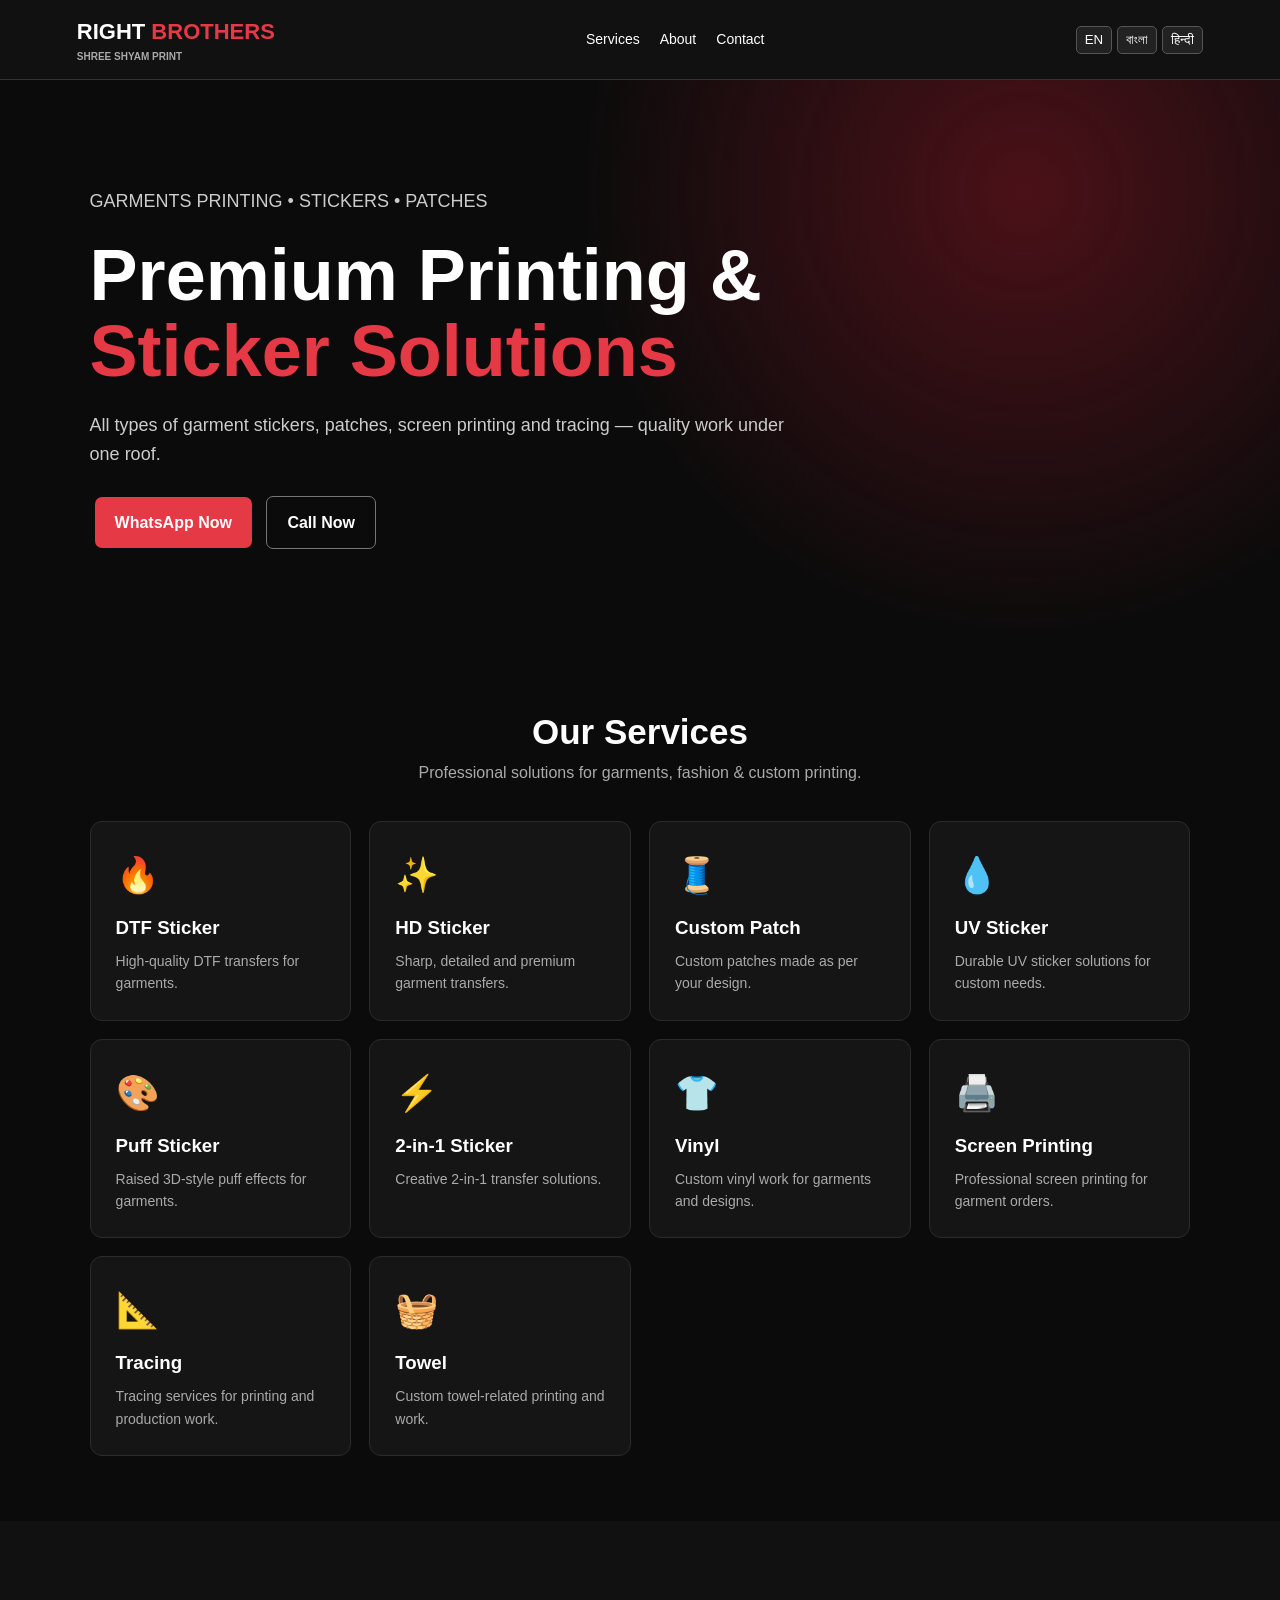
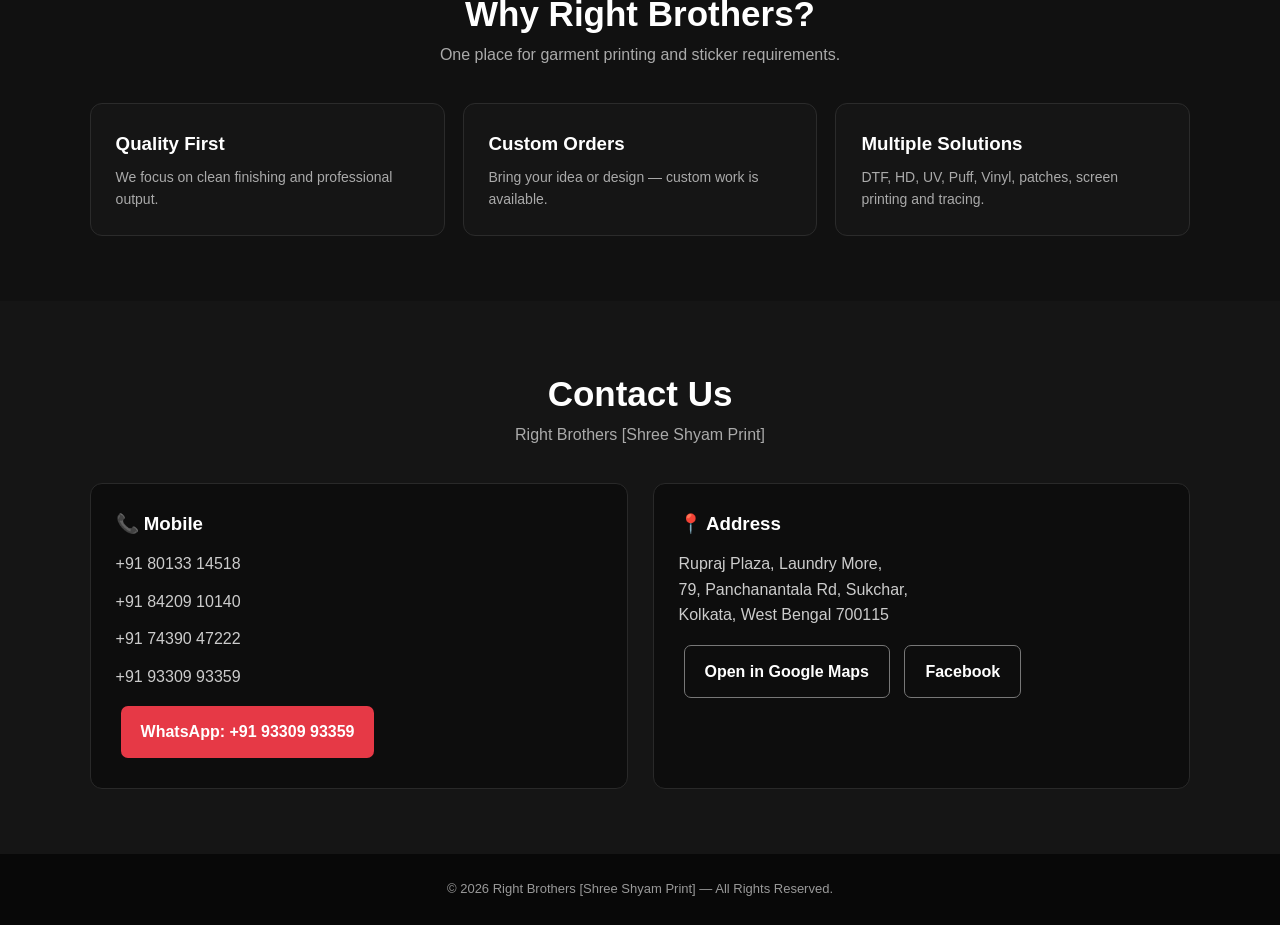
<file: right_brothers_website.html>
<!DOCTYPE html>
<html lang="en">
<head>
<meta charset="UTF-8">
<meta name="viewport" content="width=device-width, initial-scale=1.0">
<title>Right Brothers | Shree Shyam Print</title>
<style>
*{box-sizing:border-box;margin:0;padding:0}
body{font-family:Arial,sans-serif;background:#0b0b0b;color:#fff;line-height:1.6}
a{text-decoration:none;color:inherit}
header{position:sticky;top:0;z-index:10;background:#111;border-bottom:1px solid #333;padding:14px 6%}
.nav{display:flex;justify-content:space-between;align-items:center;gap:15px}
.logo{font-size:22px;font-weight:800}.logo span{color:#e63946}
nav{display:flex;gap:20px;font-size:14px}
.lang{display:flex;gap:5px}.lang button{background:#222;color:#fff;border:1px solid #555;border-radius:5px;padding:5px 8px;cursor:pointer}
.hero{padding:85px 7%;background:radial-gradient(circle at 80% 20%,#4b1118,transparent 40%),#0b0b0b}
.hero h1{font-size:clamp(38px,7vw,72px);line-height:1.05;max-width:850px}
.hero h1 span{color:#e63946}
.hero p{max-width:700px;color:#ccc;margin:22px 0;font-size:18px}
.btn{display:inline-block;padding:13px 20px;border-radius:7px;font-weight:bold;margin:5px}
.red{background:#e63946}.outline{border:1px solid #777}
section{padding:65px 7%}.title{text-align:center;margin-bottom:35px}.title h2{font-size:35px}.title p{color:#aaa}
.grid{display:grid;grid-template-columns:repeat(auto-fit,minmax(210px,1fr));gap:18px}
.card{background:#151515;border:1px solid #2b2b2b;border-radius:12px;padding:25px;transition:.2s}
.card:hover{transform:translateY(-4px);border-color:#e63946}
.icon{font-size:35px;margin-bottom:10px}.card h3{margin-bottom:7px}.card p{color:#aaa;font-size:14px}
.about{background:#111}.contact{background:#151515}
.contactbox{display:grid;grid-template-columns:1fr 1fr;gap:25px}
.info{background:#0d0d0d;border-radius:12px;padding:25px;border:1px solid #292929}
.info p{margin:12px 0;color:#ccc}
footer{text-align:center;padding:25px;background:#080808;color:#999;font-size:13px}
@media(max-width:700px){nav{display:none}.contactbox{grid-template-columns:1fr}.hero{padding-top:60px}}
</style>
</head>
<body>
<header>
<div class="nav">
<div class="logo">RIGHT <span>BROTHERS</span><small style="display:block;font-size:10px;color:#aaa">SHREE SHYAM PRINT</small></div>
<nav><a href="#services">Services</a><a href="#about">About</a><a href="#contact">Contact</a></nav>
<div class="lang"><button onclick="setLang('en')">EN</button><button onclick="setLang('bn')">বাংলা</button><button onclick="setLang('hi')">हिन्दी</button></div>
</div>
</header>

<main>
<section class="hero">
<p id="eyebrow">GARMENTS PRINTING • STICKERS • PATCHES</p>
<h1 id="heroTitle">Premium Printing & <span>Sticker Solutions</span></h1>
<p id="heroText">All types of garment stickers, patches, screen printing and tracing — quality work under one roof.</p>
<a class="btn red" href="https://wa.me/919330993359">WhatsApp Now</a>
<a class="btn outline" href="tel:+918013314518">Call Now</a>
</section>

<section id="services">
<div class="title"><h2 id="serviceTitle">Our Services</h2><p id="serviceSub">Professional solutions for garments, fashion & custom printing.</p></div>
<div class="grid">
<div class="card"><div class="icon">🔥</div><h3>DTF Sticker</h3><p>High-quality DTF transfers for garments.</p></div>
<div class="card"><div class="icon">✨</div><h3>HD Sticker</h3><p>Sharp, detailed and premium garment transfers.</p></div>
<div class="card"><div class="icon">🧵</div><h3>Custom Patch</h3><p>Custom patches made as per your design.</p></div>
<div class="card"><div class="icon">💧</div><h3>UV Sticker</h3><p>Durable UV sticker solutions for custom needs.</p></div>
<div class="card"><div class="icon">🎨</div><h3>Puff Sticker</h3><p>Raised 3D-style puff effects for garments.</p></div>
<div class="card"><div class="icon">⚡</div><h3>2-in-1 Sticker</h3><p>Creative 2-in-1 transfer solutions.</p></div>
<div class="card"><div class="icon">👕</div><h3>Vinyl</h3><p>Custom vinyl work for garments and designs.</p></div>
<div class="card"><div class="icon">🖨️</div><h3>Screen Printing</h3><p>Professional screen printing for garment orders.</p></div>
<div class="card"><div class="icon">📐</div><h3>Tracing</h3><p>Tracing services for printing and production work.</p></div>
<div class="card"><div class="icon">🧺</div><h3>Towel</h3><p>Custom towel-related printing and work.</p></div>
</div>
</section>

<section class="about" id="about">
<div class="title"><h2 id="aboutTitle">Why Right Brothers?</h2><p id="aboutText">One place for garment printing and sticker requirements.</p></div>
<div class="grid">
<div class="card"><h3>Quality First</h3><p>We focus on clean finishing and professional output.</p></div>
<div class="card"><h3>Custom Orders</h3><p>Bring your idea or design — custom work is available.</p></div>
<div class="card"><h3>Multiple Solutions</h3><p>DTF, HD, UV, Puff, Vinyl, patches, screen printing and tracing.</p></div>
</div>
</section>

<section class="contact" id="contact">
<div class="title"><h2 id="contactTitle">Contact Us</h2><p>Right Brothers [Shree Shyam Print]</p></div>
<div class="contactbox">
<div class="info">
<h3>📞 Mobile</h3>
<p>+91 80133 14518</p><p>+91 84209 10140</p><p>+91 74390 47222</p><p>+91 93309 93359</p>
<a class="btn red" href="https://wa.me/919330993359">WhatsApp: +91 93309 93359</a>
</div>
<div class="info">
<h3>📍 Address</h3>
<p>Rupraj Plaza, Laundry More,<br>79, Panchanantala Rd, Sukchar,<br>Kolkata, West Bengal 700115</p>
<a class="btn outline" href="https://www.google.com/maps/search/?api=1&query=Rupraj+Plaza+Laundry+More+79+Panchanantala+Road+Sukchar+Kolkata+700115">Open in Google Maps</a>
<a class="btn outline" href="https://www.facebook.com/share/18ChChYTzi/">Facebook</a>
</div>
</div>
</section>
</main>

<footer>© 2026 Right Brothers [Shree Shyam Print] — All Rights Reserved.</footer>

<script>
const data={
en:{eyebrow:"GARMENTS PRINTING • STICKERS • PATCHES",hero:"Premium Printing & <span>Sticker Solutions</span>",text:"All types of garment stickers, patches, screen printing and tracing — quality work under one roof.",services:"Our Services",sub:"Professional solutions for garments, fashion & custom printing.",about:"Why Right Brothers?",aboutText:"One place for garment printing and sticker requirements.",contact:"Contact Us"},
bn:{eyebrow:"গার্মেন্টস প্রিন্টিং • স্টিকার • প্যাচ",hero:"প্রিমিয়াম প্রিন্টিং ও <span>স্টিকার সলিউশন</span>",text:"সব ধরনের গার্মেন্টস স্টিকার, প্যাচ, স্ক্রিন প্রিন্টিং ও ট্রেসিং—সবকিছু এক ছাদের নিচে।",services:"আমাদের পরিষেবা",sub:"গার্মেন্টস, ফ্যাশন ও কাস্টম প্রিন্টিংয়ের জন্য প্রফেশনাল সমাধান।",about:"কেন Right Brothers?",aboutText:"গার্মেন্টস প্রিন্টিং ও স্টিকারের জন্য এক নির্ভরযোগ্য ঠিকানা।",contact:"যোগাযোগ করুন"},
hi:{eyebrow:"गारमेंट प्रिंटिंग • स्टिकर • पैच",hero:"प्रीमियम प्रिंटिंग और <span>स्टिकर सॉल्यूशन्स</span>",text:"सभी प्रकार के गारमेंट स्टिकर, पैच, स्क्रीन प्रिंटिंग और ट्रेसिंग—एक ही जगह।",services:"हमारी सेवाएं",sub:"गारमेंट, फैशन और कस्टम प्रिंटिंग के लिए प्रोफेशनल समाधान।",about:"Right Brothers क्यों?",aboutText:"गारमेंट प्रिंटिंग और स्टिकर की जरूरतों के लिए एक भरोसेमंद जगह।",contact:"संपर्क करें"}
};
function setLang(l){let d=data[l];document.getElementById('eyebrow').innerText=d.eyebrow;document.getElementById('heroTitle').innerHTML=d.hero;document.getElementById('heroText').innerText=d.text;document.getElementById('serviceTitle').innerText=d.services;document.getElementById('serviceSub').innerText=d.sub;document.getElementById('aboutTitle').innerText=d.about;document.getElementById('aboutText').innerText=d.aboutText;document.getElementById('contactTitle').innerText=d.contact}
</script>
</body>
</html>
</file>
